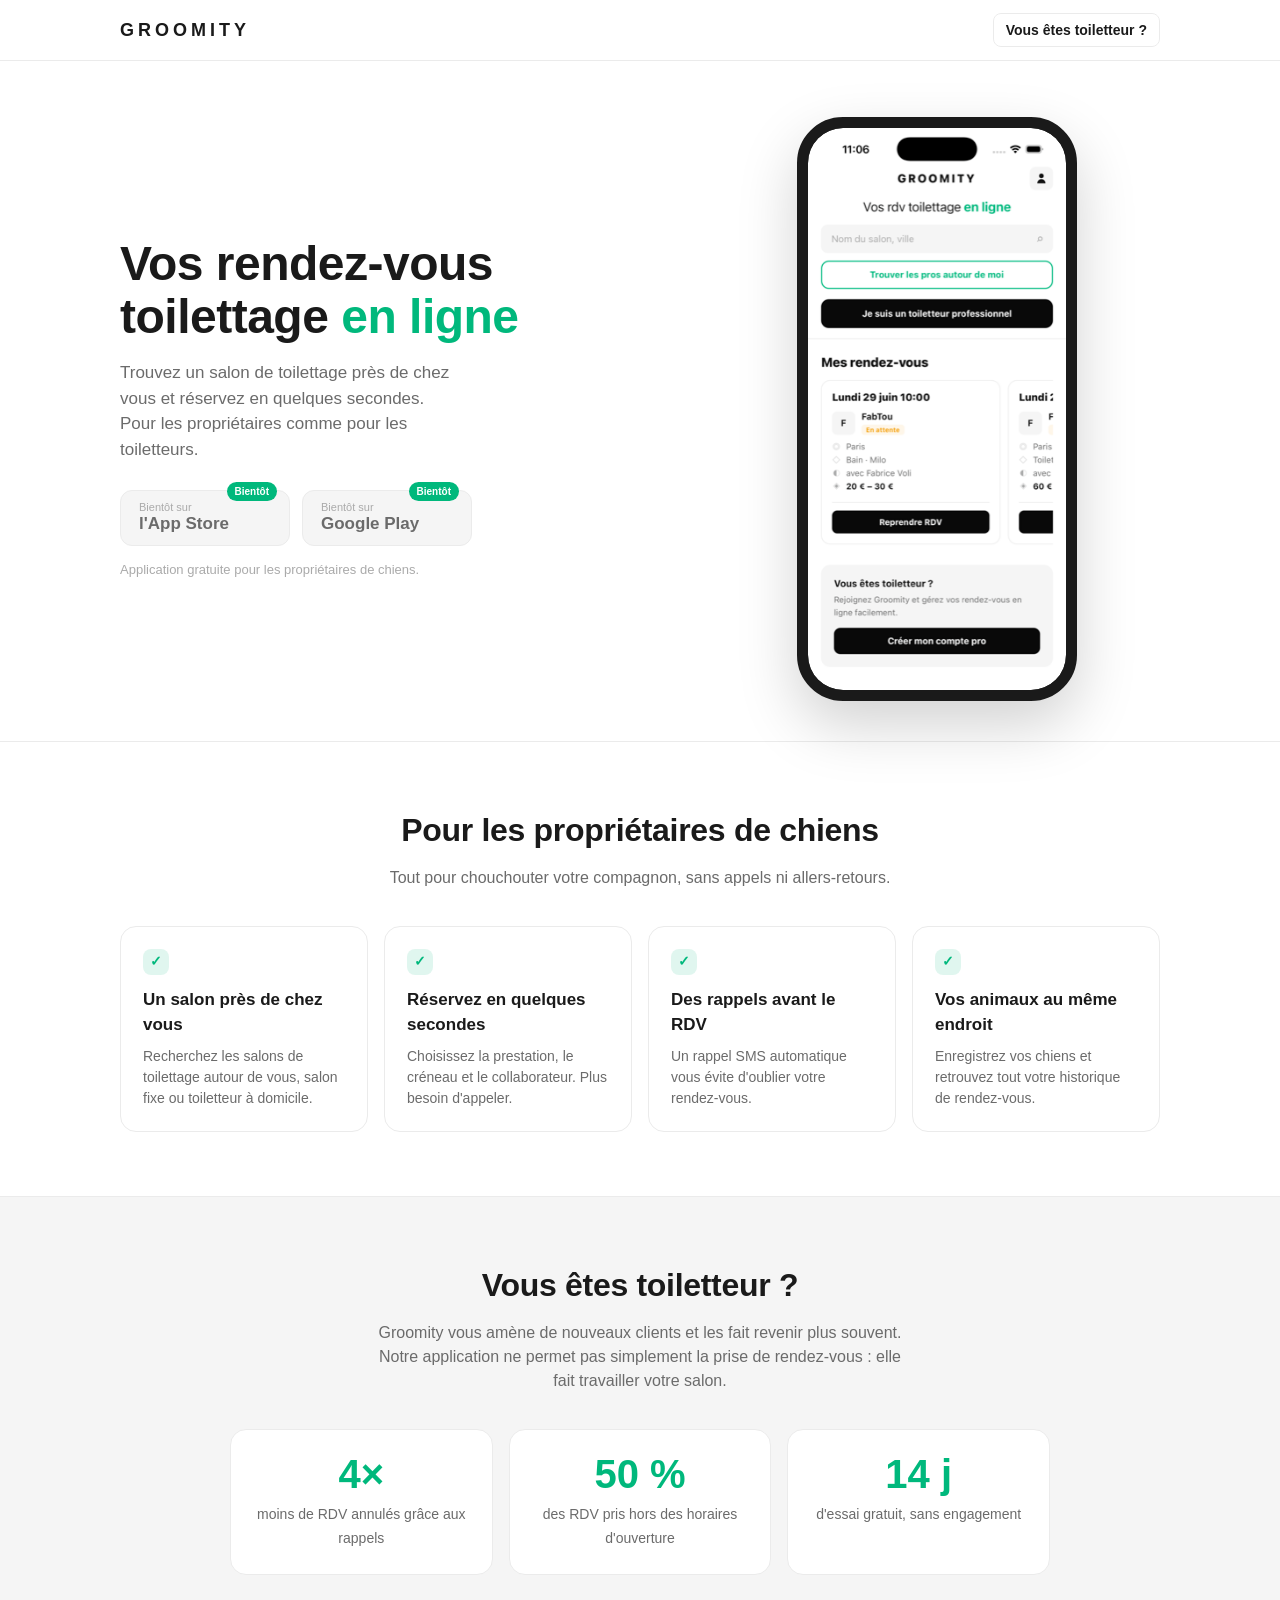
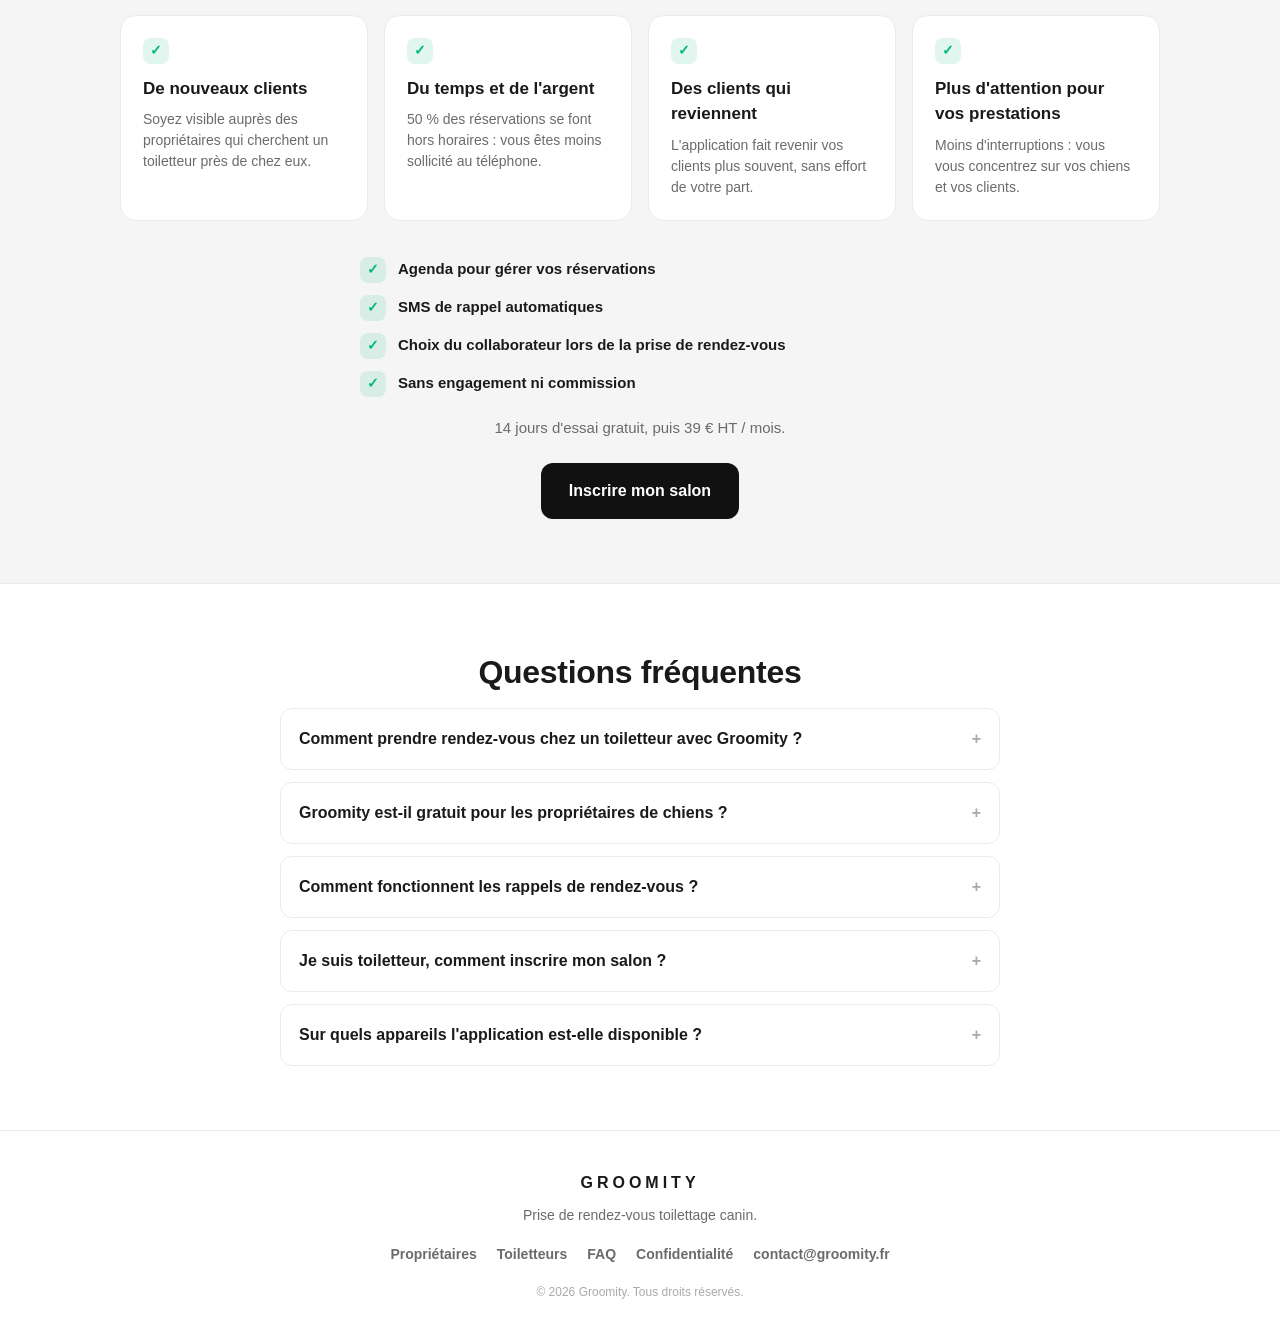
<file: index.html>
<!DOCTYPE html>
<html lang="fr">
<head>
  <meta charset="utf-8">
  <meta name="viewport" content="width=device-width, initial-scale=1">

  <title>Groomity — Prise de RDV toilettage canin en ligne</title>
  <meta name="description" content="Groomity, l'application de prise de rendez-vous pour le toilettage canin. Les propriétaires réservent leur toiletteur en ligne en quelques secondes ; les salons remplissent leur agenda et réduisent les annulations grâce aux rappels SMS.">
  <meta name="theme-color" content="#1A1A1A">
  <link rel="canonical" href="https://groomity.fr/">

  <!-- Icônes -->
  <link rel="icon" type="image/png" href="/assets/favicon.png">
  <link rel="apple-touch-icon" href="/assets/apple-touch-icon.png">
  <link rel="manifest" href="/site.webmanifest">

  <!-- Open Graph -->
  <meta property="og:type" content="website">
  <meta property="og:site_name" content="Groomity">
  <meta property="og:locale" content="fr_FR">
  <meta property="og:title" content="Groomity — Prise de RDV toilettage canin en ligne">
  <meta property="og:description" content="Réservez votre toiletteur en ligne. Toiletteurs : remplissez votre agenda et réduisez les annulations avec Groomity.">
  <meta property="og:url" content="https://groomity.fr/">
  <meta property="og:image" content="https://groomity.fr/assets/og-image.png">
  <meta property="og:image:width" content="630">
  <meta property="og:image:height" content="630">

  <!-- Twitter -->
  <meta name="twitter:card" content="summary_large_image">
  <meta name="twitter:title" content="Groomity — Prise de RDV toilettage canin en ligne">
  <meta name="twitter:description" content="Réservez votre toiletteur en ligne. Toiletteurs : remplissez votre agenda et réduisez les annulations avec Groomity.">
  <meta name="twitter:image" content="https://groomity.fr/assets/og-image.png">

  <link rel="stylesheet" href="/style.css">

  <!-- Données structurées : Organisation -->
  <script type="application/ld+json">
  {
    "@context": "https://schema.org",
    "@type": "Organization",
    "name": "Groomity",
    "url": "https://groomity.fr/",
    "logo": "https://groomity.fr/assets/icon.png",
    "email": "contact@groomity.fr",
    "description": "Application de prise de rendez-vous pour le toilettage canin."
  }
  </script>

  <!-- Données structurées : Application mobile -->
  <script type="application/ld+json">
  {
    "@context": "https://schema.org",
    "@type": "MobileApplication",
    "name": "Groomity",
    "operatingSystem": "iOS, Android",
    "applicationCategory": "LifestyleApplication",
    "inLanguage": "fr",
    "description": "Prenez rendez-vous chez votre toiletteur canin en ligne. Les salons gèrent leur agenda et réduisent les annulations grâce aux rappels SMS.",
    "offers": {
      "@type": "Offer",
      "price": "0",
      "priceCurrency": "EUR",
      "description": "Application gratuite pour les propriétaires de chiens."
    }
  }
  </script>

  <!-- Données structurées : FAQ -->
  <script type="application/ld+json">
  {
    "@context": "https://schema.org",
    "@type": "FAQPage",
    "mainEntity": [
      {
        "@type": "Question",
        "name": "Comment prendre rendez-vous chez un toiletteur avec Groomity ?",
        "acceptedAnswer": { "@type": "Answer", "text": "Téléchargez l'application Groomity, trouvez un salon de toilettage près de chez vous, choisissez une prestation et un créneau, puis envoyez votre demande. Le salon confirme et vous recevez un rappel avant le rendez-vous." }
      },
      {
        "@type": "Question",
        "name": "Groomity est-il gratuit pour les propriétaires de chiens ?",
        "acceptedAnswer": { "@type": "Answer", "text": "Oui. L'application Groomity est entièrement gratuite pour les propriétaires : recherche de salon, prise de rendez-vous, gestion de vos animaux et rappels sont inclus." }
      },
      {
        "@type": "Question",
        "name": "Comment fonctionnent les rappels de rendez-vous ?",
        "acceptedAnswer": { "@type": "Answer", "text": "Groomity envoie automatiquement un rappel SMS au client environ 24 heures avant le rendez-vous. Résultat : jusqu'à 4 fois moins de rendez-vous annulés ou oubliés." }
      },
      {
        "@type": "Question",
        "name": "Je suis toiletteur, comment inscrire mon salon ?",
        "acceptedAnswer": { "@type": "Answer", "text": "Remplissez le formulaire d'inscription depuis la section « Vous êtes toiletteur ? » de ce site. Vous bénéficiez de 14 jours d'essai gratuit, sans engagement ni commission." }
      },
      {
        "@type": "Question",
        "name": "Sur quels appareils l'application Groomity est-elle disponible ?",
        "acceptedAnswer": { "@type": "Answer", "text": "Groomity sera disponible sur iPhone (App Store) et Android (Google Play). Les applications arrivent très prochainement." }
      }
    ]
  }
  </script>
</head>

<body>
  <header class="site-header">
    <div class="container header-inner">
      <a class="wordmark" href="/" aria-label="Accueil Groomity">GROOMITY</a>
      <nav aria-label="Navigation principale">
        <a class="nav-link" href="#pro">Vous êtes toiletteur&nbsp;?</a>
      </nav>
    </div>
  </header>

  <main>
    <!-- HERO -->
    <section class="hero">
      <div class="container hero-grid">
        <div class="hero-copy">
          <h1 class="hero-title">Vos rendez-vous toilettage <span class="accent">en ligne</span></h1>
          <p class="hero-sub">
            Trouvez un salon de toilettage près de chez vous et réservez en quelques secondes.
            Pour les propriétaires comme pour les toiletteurs.
          </p>
          <div class="store-buttons">
            <span class="btn-store" role="button" aria-disabled="true">
              <span class="store-top">Bientôt sur</span>
              <span class="store-bottom">l'App Store</span>
              <span class="soon-badge">Bientôt</span>
            </span>
            <span class="btn-store" role="button" aria-disabled="true">
              <span class="store-top">Bientôt sur</span>
              <span class="store-bottom">Google Play</span>
              <span class="soon-badge">Bientôt</span>
            </span>
          </div>
          <p class="hero-note">Application gratuite pour les propriétaires de chiens.</p>
        </div>

        <!-- Capture d'écran de l'app dans un cadre type iPhone -->
        <div class="phone">
          <img class="phone-shot"
               src="/assets/app-home.png"
               alt="Écran d'accueil de l'application Groomity : recherche de salon de toilettage et liste des rendez-vous"
               width="294" height="640" decoding="async">
        </div>
      </div>
    </section>

    <!-- POUR LES PROPRIÉTAIRES -->
    <section class="section" id="proprietaires">
      <div class="container">
        <h2 class="section-title">Pour les propriétaires de chiens</h2>
        <p class="section-lead">Tout pour chouchouter votre compagnon, sans appels ni allers-retours.</p>
        <div class="cards">
          <article class="card">
            <span class="card-check">✓</span>
            <h3>Un salon près de chez vous</h3>
            <p>Recherchez les salons de toilettage autour de vous, salon fixe ou toiletteur à domicile.</p>
          </article>
          <article class="card">
            <span class="card-check">✓</span>
            <h3>Réservez en quelques secondes</h3>
            <p>Choisissez la prestation, le créneau et le collaborateur. Plus besoin d'appeler.</p>
          </article>
          <article class="card">
            <span class="card-check">✓</span>
            <h3>Des rappels avant le RDV</h3>
            <p>Un rappel SMS automatique vous évite d'oublier votre rendez-vous.</p>
          </article>
          <article class="card">
            <span class="card-check">✓</span>
            <h3>Vos animaux au même endroit</h3>
            <p>Enregistrez vos chiens et retrouvez tout votre historique de rendez-vous.</p>
          </article>
        </div>
      </div>
    </section>

    <!-- SECTION PRO -->
    <section class="section section-pro" id="pro">
      <div class="container">
        <h2 class="section-title">Vous êtes toiletteur&nbsp;?</h2>
        <p class="section-lead">
          Groomity vous amène de nouveaux clients et les fait revenir plus souvent.
          Notre application ne permet pas simplement la prise de rendez-vous&nbsp;: elle fait
          travailler votre salon.
        </p>

        <div class="stats">
          <div class="stat">
            <span class="stat-num">4×</span>
            <span class="stat-label">moins de RDV annulés grâce aux rappels</span>
          </div>
          <div class="stat">
            <span class="stat-num">50&nbsp;%</span>
            <span class="stat-label">des RDV pris hors des horaires d'ouverture</span>
          </div>
          <div class="stat">
            <span class="stat-num">14 j</span>
            <span class="stat-label">d'essai gratuit, sans engagement</span>
          </div>
        </div>

        <div class="cards">
          <article class="card">
            <span class="card-check">✓</span>
            <h3>De nouveaux clients</h3>
            <p>Soyez visible auprès des propriétaires qui cherchent un toiletteur près de chez eux.</p>
          </article>
          <article class="card">
            <span class="card-check">✓</span>
            <h3>Du temps et de l'argent</h3>
            <p>50&nbsp;% des réservations se font hors horaires&nbsp;: vous êtes moins sollicité au téléphone.</p>
          </article>
          <article class="card">
            <span class="card-check">✓</span>
            <h3>Des clients qui reviennent</h3>
            <p>L'application fait revenir vos clients plus souvent, sans effort de votre part.</p>
          </article>
          <article class="card">
            <span class="card-check">✓</span>
            <h3>Plus d'attention pour vos prestations</h3>
            <p>Moins d'interruptions&nbsp;: vous vous concentrez sur vos chiens et vos clients.</p>
          </article>
        </div>

        <ul class="features-pro">
          <li><span class="card-check">✓</span> Agenda pour gérer vos réservations</li>
          <li><span class="card-check">✓</span> SMS de rappel automatiques</li>
          <li><span class="card-check">✓</span> Choix du collaborateur lors de la prise de rendez-vous</li>
          <li><span class="card-check">✓</span> Sans engagement ni commission</li>
        </ul>

        <p class="pro-price">14 jours d'essai gratuit, puis 39&nbsp;€ HT / mois.</p>

        <a class="btn btn-pro" href="https://forms.fillout.com/t/wyfCayfUdyus" target="_blank" rel="noopener">
          Inscrire mon salon
        </a>
      </div>
    </section>

    <!-- FAQ -->
    <section class="section" id="faq">
      <div class="container container-narrow">
        <h2 class="section-title">Questions fréquentes</h2>
        <div class="faq">
          <details>
            <summary>Comment prendre rendez-vous chez un toiletteur avec Groomity&nbsp;?</summary>
            <p>Téléchargez l'application Groomity, trouvez un salon de toilettage près de chez vous, choisissez une prestation et un créneau, puis envoyez votre demande. Le salon confirme et vous recevez un rappel avant le rendez-vous.</p>
          </details>
          <details>
            <summary>Groomity est-il gratuit pour les propriétaires de chiens&nbsp;?</summary>
            <p>Oui. L'application Groomity est entièrement gratuite pour les propriétaires&nbsp;: recherche de salon, prise de rendez-vous, gestion de vos animaux et rappels sont inclus.</p>
          </details>
          <details>
            <summary>Comment fonctionnent les rappels de rendez-vous&nbsp;?</summary>
            <p>Groomity envoie automatiquement un rappel SMS au client environ 24&nbsp;heures avant le rendez-vous. Résultat&nbsp;: jusqu'à 4 fois moins de rendez-vous annulés ou oubliés.</p>
          </details>
          <details>
            <summary>Je suis toiletteur, comment inscrire mon salon&nbsp;?</summary>
            <p>Remplissez le <a href="https://forms.fillout.com/t/wyfCayfUdyus" target="_blank" rel="noopener">formulaire d'inscription</a>. Vous bénéficiez de 14 jours d'essai gratuit, sans engagement ni commission.</p>
          </details>
          <details>
            <summary>Sur quels appareils l'application est-elle disponible&nbsp;?</summary>
            <p>Groomity sera disponible sur iPhone (App Store) et Android (Google Play). Les applications arrivent très prochainement.</p>
          </details>
        </div>
      </div>
    </section>
  </main>

  <footer class="site-footer">
    <div class="container footer-inner">
      <div class="wordmark footer-word">GROOMITY</div>
      <p class="footer-tagline">Prise de rendez-vous toilettage canin.</p>
      <nav class="footer-links" aria-label="Liens de pied de page">
        <a href="#proprietaires">Propriétaires</a>
        <a href="#pro">Toiletteurs</a>
        <a href="#faq">FAQ</a>
        <a href="/confidentialite">Confidentialité</a>
        <a href="mailto:contact@groomity.fr">contact@groomity.fr</a>
      </nav>
      <p class="footer-copy">© <span id="year">2026</span> Groomity. Tous droits réservés.</p>
    </div>
  </footer>

  <script>
    document.getElementById('year').textContent = new Date().getFullYear();
  </script>
</body>
</html>
</file>
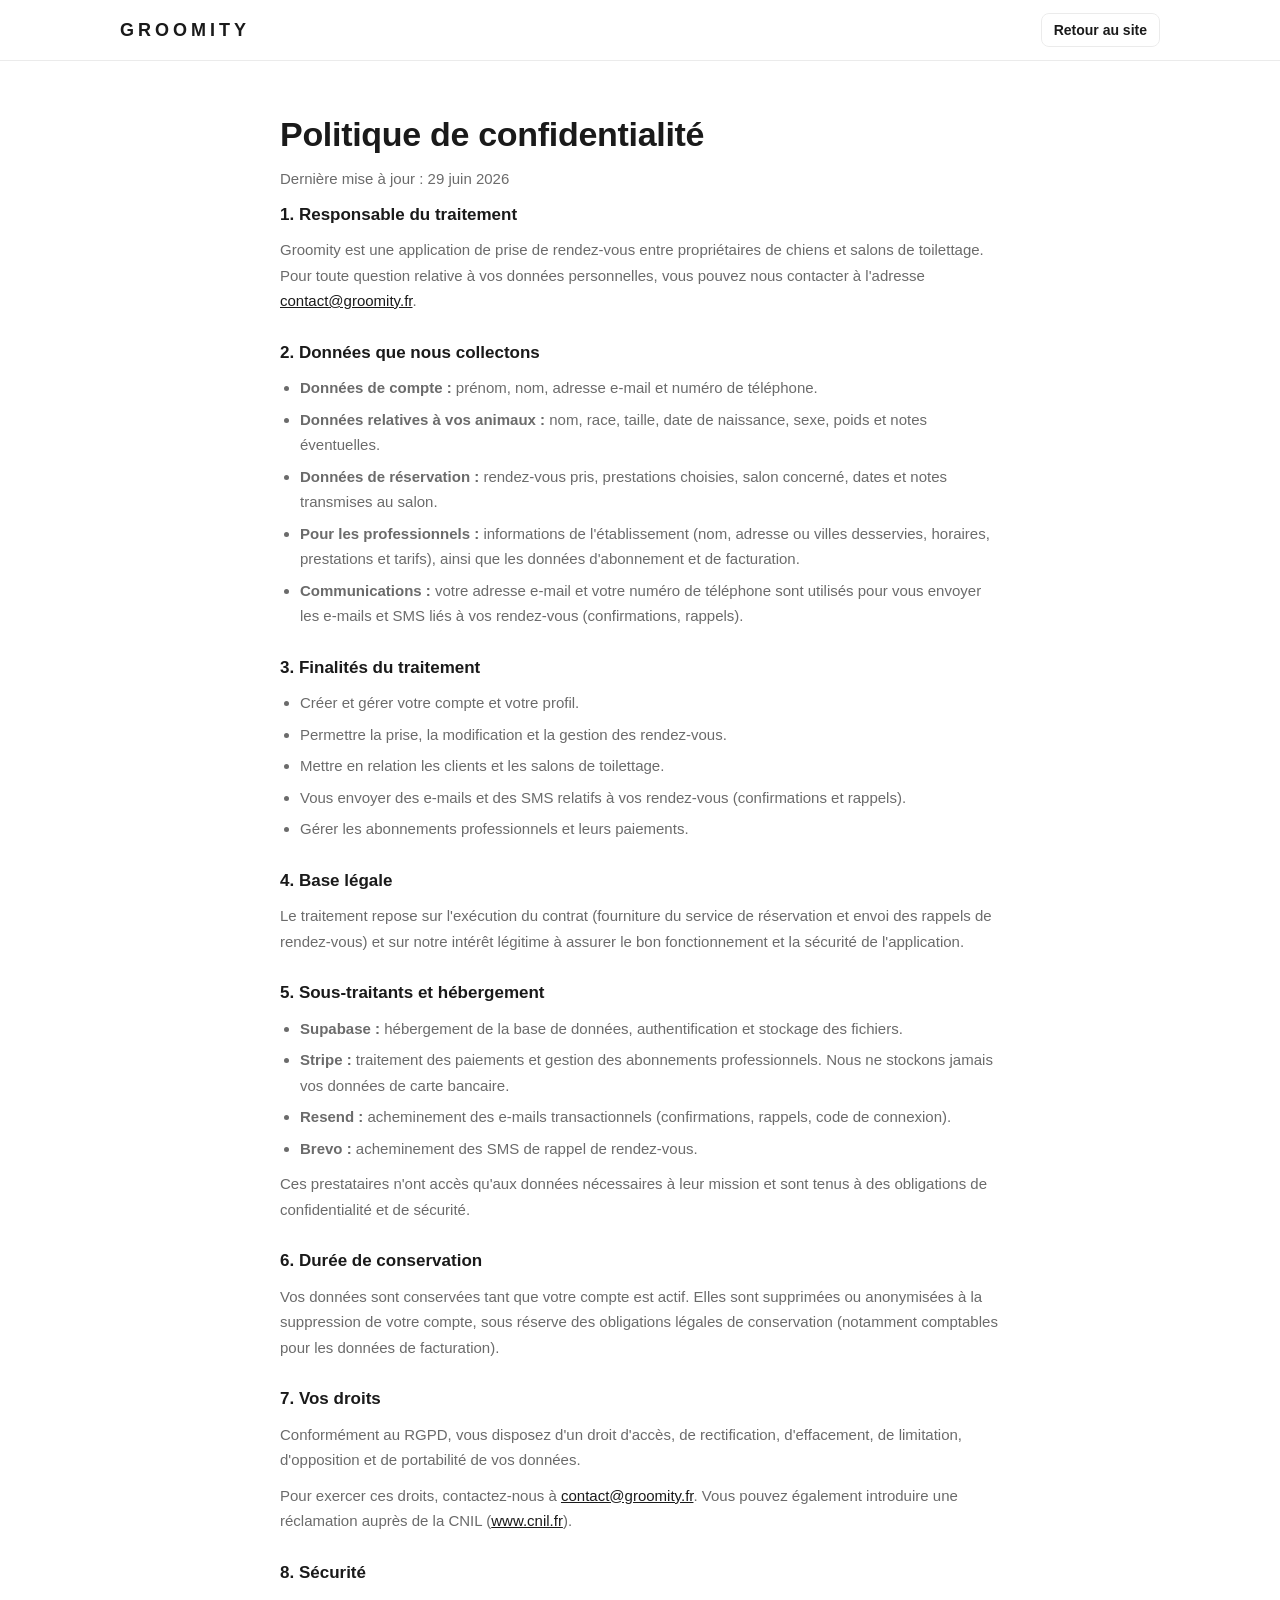
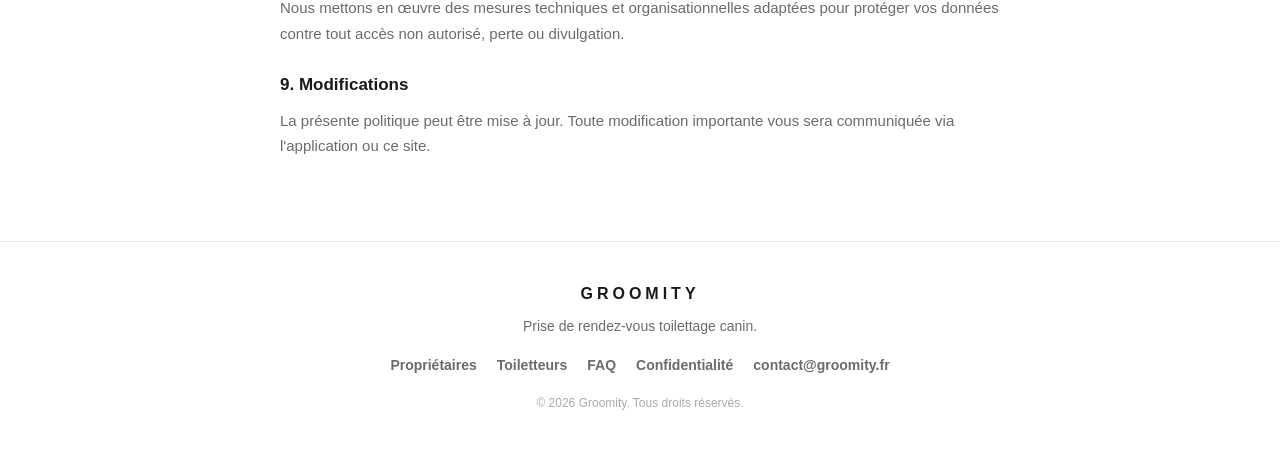
<file: confidentialite.html>
<!DOCTYPE html>
<html lang="fr">
<head>
  <meta charset="utf-8">
  <meta name="viewport" content="width=device-width, initial-scale=1">

  <title>Politique de confidentialité — Groomity</title>
  <meta name="description" content="Politique de confidentialité de Groomity : données collectées, finalités, sous-traitants et vos droits (RGPD) concernant l'application de prise de rendez-vous toilettage canin.">
  <meta name="robots" content="index,follow">
  <link rel="canonical" href="https://groomity.fr/confidentialite">

  <link rel="icon" type="image/png" href="/assets/favicon.png">
  <link rel="apple-touch-icon" href="/assets/apple-touch-icon.png">
  <meta name="theme-color" content="#1A1A1A">

  <meta property="og:type" content="article">
  <meta property="og:site_name" content="Groomity">
  <meta property="og:locale" content="fr_FR">
  <meta property="og:title" content="Politique de confidentialité — Groomity">
  <meta property="og:description" content="Données collectées, finalités, sous-traitants et vos droits (RGPD).">
  <meta property="og:url" content="https://groomity.fr/confidentialite">
  <meta property="og:image" content="https://groomity.fr/assets/og-image.png">

  <link rel="stylesheet" href="/style.css">
</head>

<body>
  <header class="site-header">
    <div class="container header-inner">
      <a class="wordmark" href="/" aria-label="Retour à l'accueil Groomity">GROOMITY</a>
      <nav aria-label="Navigation">
        <a class="nav-link" href="/">Retour au site</a>
      </nav>
    </div>
  </header>

  <main class="container legal">
    <h1>Politique de confidentialité</h1>
    <p class="legal-updated">Dernière mise à jour : 29 juin 2026</p>

    <section>
      <h2>1. Responsable du traitement</h2>
      <p>Groomity est une application de prise de rendez-vous entre propriétaires de chiens et salons de toilettage. Pour toute question relative à vos données personnelles, vous pouvez nous contacter à l'adresse <a href="mailto:contact@groomity.fr">contact@groomity.fr</a>.</p>
    </section>

    <section>
      <h2>2. Données que nous collectons</h2>
      <ul>
        <li><strong>Données de compte :</strong> prénom, nom, adresse e-mail et numéro de téléphone.</li>
        <li><strong>Données relatives à vos animaux :</strong> nom, race, taille, date de naissance, sexe, poids et notes éventuelles.</li>
        <li><strong>Données de réservation :</strong> rendez-vous pris, prestations choisies, salon concerné, dates et notes transmises au salon.</li>
        <li><strong>Pour les professionnels :</strong> informations de l'établissement (nom, adresse ou villes desservies, horaires, prestations et tarifs), ainsi que les données d'abonnement et de facturation.</li>
        <li><strong>Communications :</strong> votre adresse e-mail et votre numéro de téléphone sont utilisés pour vous envoyer les e-mails et SMS liés à vos rendez-vous (confirmations, rappels).</li>
      </ul>
    </section>

    <section>
      <h2>3. Finalités du traitement</h2>
      <ul>
        <li>Créer et gérer votre compte et votre profil.</li>
        <li>Permettre la prise, la modification et la gestion des rendez-vous.</li>
        <li>Mettre en relation les clients et les salons de toilettage.</li>
        <li>Vous envoyer des e-mails et des SMS relatifs à vos rendez-vous (confirmations et rappels).</li>
        <li>Gérer les abonnements professionnels et leurs paiements.</li>
      </ul>
    </section>

    <section>
      <h2>4. Base légale</h2>
      <p>Le traitement repose sur l'exécution du contrat (fourniture du service de réservation et envoi des rappels de rendez-vous) et sur notre intérêt légitime à assurer le bon fonctionnement et la sécurité de l'application.</p>
    </section>

    <section>
      <h2>5. Sous-traitants et hébergement</h2>
      <ul>
        <li><strong>Supabase :</strong> hébergement de la base de données, authentification et stockage des fichiers.</li>
        <li><strong>Stripe :</strong> traitement des paiements et gestion des abonnements professionnels. Nous ne stockons jamais vos données de carte bancaire.</li>
        <li><strong>Resend :</strong> acheminement des e-mails transactionnels (confirmations, rappels, code de connexion).</li>
        <li><strong>Brevo :</strong> acheminement des SMS de rappel de rendez-vous.</li>
      </ul>
      <p>Ces prestataires n'ont accès qu'aux données nécessaires à leur mission et sont tenus à des obligations de confidentialité et de sécurité.</p>
    </section>

    <section>
      <h2>6. Durée de conservation</h2>
      <p>Vos données sont conservées tant que votre compte est actif. Elles sont supprimées ou anonymisées à la suppression de votre compte, sous réserve des obligations légales de conservation (notamment comptables pour les données de facturation).</p>
    </section>

    <section>
      <h2>7. Vos droits</h2>
      <p>Conformément au RGPD, vous disposez d'un droit d'accès, de rectification, d'effacement, de limitation, d'opposition et de portabilité de vos données.</p>
      <p>Pour exercer ces droits, contactez-nous à <a href="mailto:contact@groomity.fr">contact@groomity.fr</a>. Vous pouvez également introduire une réclamation auprès de la CNIL (<a href="https://www.cnil.fr" target="_blank" rel="noopener">www.cnil.fr</a>).</p>
    </section>

    <section>
      <h2>8. Sécurité</h2>
      <p>Nous mettons en œuvre des mesures techniques et organisationnelles adaptées pour protéger vos données contre tout accès non autorisé, perte ou divulgation.</p>
    </section>

    <section>
      <h2>9. Modifications</h2>
      <p>La présente politique peut être mise à jour. Toute modification importante vous sera communiquée via l'application ou ce site.</p>
    </section>

  </main>

  <footer class="site-footer">
    <div class="container footer-inner">
      <div class="wordmark footer-word">GROOMITY</div>
      <p class="footer-tagline">Prise de rendez-vous toilettage canin.</p>
      <nav class="footer-links" aria-label="Liens de pied de page">
        <a href="/#proprietaires">Propriétaires</a>
        <a href="/#pro">Toiletteurs</a>
        <a href="/#faq">FAQ</a>
        <a href="/confidentialite">Confidentialité</a>
        <a href="mailto:contact@groomity.fr">contact@groomity.fr</a>
      </nav>
      <p class="footer-copy">© <span id="year">2026</span> Groomity. Tous droits réservés.</p>
    </div>
  </footer>

  <script>
    document.getElementById('year').textContent = new Date().getFullYear();
  </script>
</body>
</html>
</file>
<file: style.css>
/* ====== Groomity — design system (repris de l'app) ====== */
:root {
  --ink: #1A1A1A;
  --green: #00B87C;
  --bg: #FFFFFF;
  --soft: #F5F5F5;
  --border: #EBEBEB;
  --muted: #6B6B6B;
  --grey: #AAAAAA;
  --btn: #111111;
  --radius: 12px;
  --radius-lg: 16px;
  --maxw: 1080px;
  --font: -apple-system, BlinkMacSystemFont, "Segoe UI", Roboto, Helvetica, Arial, sans-serif;
}

* { box-sizing: border-box; }

html { scroll-behavior: smooth; }

body {
  margin: 0;
  font-family: var(--font);
  color: var(--ink);
  background: var(--bg);
  line-height: 1.5;
  -webkit-font-smoothing: antialiased;
}

a { color: inherit; }

.container {
  width: 100%;
  max-width: var(--maxw);
  margin: 0 auto;
  padding: 0 20px;
}
.container-narrow { max-width: 760px; }

.wordmark {
  font-weight: 800;
  letter-spacing: 4px;
  color: var(--ink);
  text-decoration: none;
  font-size: 18px;
}

/* ====== Header ====== */
.site-header {
  position: sticky;
  top: 0;
  z-index: 10;
  background: rgba(255, 255, 255, 0.92);
  backdrop-filter: saturate(180%) blur(8px);
  border-bottom: 1px solid var(--border);
}
.header-inner {
  display: flex;
  align-items: center;
  justify-content: space-between;
  height: 60px;
}
.nav-link {
  font-size: 14px;
  font-weight: 600;
  color: var(--ink);
  text-decoration: none;
  padding: 8px 12px;
  border-radius: 8px;
  border: 1px solid var(--border);
}
.nav-link:hover { background: var(--soft); }

/* ====== Hero ====== */
.hero { padding: 56px 0 40px; }
.hero-grid {
  display: grid;
  grid-template-columns: 1.1fr 0.9fr;
  gap: 48px;
  align-items: center;
}
.hero-title {
  font-size: clamp(32px, 5vw, 48px);
  font-weight: 800;
  line-height: 1.1;
  margin: 0 0 16px;
  letter-spacing: -0.5px;
}
.accent { color: var(--green); }
.hero-sub {
  font-size: 17px;
  color: var(--muted);
  margin: 0 0 28px;
  max-width: 36ch;
}
.hero-note {
  font-size: 13px;
  color: var(--grey);
  margin: 14px 0 0;
}

/* Boutons stores (désactivés "Bientôt") */
.store-buttons { display: flex; flex-wrap: wrap; gap: 12px; }
.btn-store {
  position: relative;
  display: inline-flex;
  flex-direction: column;
  justify-content: center;
  min-width: 170px;
  padding: 10px 18px;
  border-radius: var(--radius);
  background: var(--soft);
  border: 1px solid var(--border);
  color: var(--grey);
  cursor: not-allowed;
  user-select: none;
}
.store-top { font-size: 11px; line-height: 1.2; }
.store-bottom { font-size: 17px; font-weight: 700; line-height: 1.2; color: var(--muted); }
.soon-badge {
  position: absolute;
  top: -9px;
  right: 12px;
  background: var(--green);
  color: #fff;
  font-size: 10px;
  font-weight: 700;
  padding: 2px 8px;
  border-radius: 999px;
}

/* Téléphone : capture d'écran dans un cadre type iPhone */
.phone {
  justify-self: center;
  width: 280px;
  max-width: 100%;
  border: 11px solid #1A1A1A;
  border-radius: 46px;
  background: #1A1A1A;
  box-shadow: 0 24px 60px rgba(0, 0, 0, 0.18);
  overflow: hidden;
  line-height: 0;
}
.phone-shot {
  display: block;
  width: 100%;
  height: auto;
  border-radius: 35px;
}

/* ====== Sections ====== */
.section { padding: 64px 0; border-top: 1px solid var(--border); }
.section-title {
  font-size: clamp(24px, 3.5vw, 32px);
  font-weight: 800;
  text-align: center;
  margin: 0 0 12px;
  letter-spacing: -0.3px;
}
.section-lead {
  text-align: center;
  color: var(--muted);
  font-size: 16px;
  max-width: 60ch;
  margin: 0 auto 36px;
}

/* Cards */
.cards {
  display: grid;
  grid-template-columns: repeat(auto-fit, minmax(220px, 1fr));
  gap: 16px;
}
.card {
  border: 1px solid var(--border);
  border-radius: var(--radius-lg);
  padding: 22px;
  background: var(--bg);
}
.card h3 { font-size: 17px; margin: 12px 0 8px; }
.card p { margin: 0; color: var(--muted); font-size: 14px; }
.card-check {
  display: inline-flex;
  align-items: center;
  justify-content: center;
  width: 26px;
  height: 26px;
  border-radius: 8px;
  background: rgba(0, 184, 124, 0.12);
  color: var(--green);
  font-weight: 800;
  font-size: 14px;
}

/* Section pro */
.section-pro { background: var(--soft); }
.stats {
  display: grid;
  grid-template-columns: repeat(auto-fit, minmax(200px, 1fr));
  gap: 16px;
  margin: 0 auto 40px;
  max-width: 820px;
}
.stat {
  text-align: center;
  background: var(--bg);
  border: 1px solid var(--border);
  border-radius: var(--radius-lg);
  padding: 24px 16px;
}
.stat-num {
  display: block;
  font-size: 40px;
  font-weight: 800;
  color: var(--green);
  line-height: 1;
  margin-bottom: 8px;
}
.stat-label { font-size: 14px; color: var(--muted); }

.features-pro {
  list-style: none;
  padding: 0;
  margin: 36px auto 8px;
  max-width: 560px;
  display: grid;
  gap: 12px;
}
.features-pro li {
  display: flex;
  align-items: center;
  gap: 12px;
  font-size: 15px;
  font-weight: 600;
}
.pro-price {
  text-align: center;
  color: var(--muted);
  font-size: 15px;
  margin: 20px 0 24px;
}

/* Boutons */
.btn {
  display: inline-block;
  background: var(--btn);
  color: #fff;
  text-decoration: none;
  font-weight: 700;
  font-size: 16px;
  padding: 16px 28px;
  border-radius: var(--radius);
  transition: transform 0.12s ease, opacity 0.12s ease;
}
.btn:hover { opacity: 0.92; transform: translateY(-1px); }
.btn-pro { display: block; width: max-content; margin: 0 auto; }

/* FAQ */
.faq { display: grid; gap: 12px; }
.faq details {
  border: 1px solid var(--border);
  border-radius: var(--radius);
  padding: 4px 18px;
  background: var(--bg);
}
.faq summary {
  cursor: pointer;
  font-weight: 600;
  padding: 14px 0;
  list-style: none;
}
.faq summary::-webkit-details-marker { display: none; }
.faq summary::after { content: "+"; float: right; color: var(--grey); font-weight: 700; }
.faq details[open] summary::after { content: "–"; }
.faq details p { margin: 0 0 14px; color: var(--muted); font-size: 15px; }

/* ====== Page légale ====== */
.legal {
  max-width: 760px;
  padding-top: 48px;
  padding-bottom: 56px;
}
.legal h1 {
  font-size: clamp(26px, 4vw, 34px);
  font-weight: 800;
  letter-spacing: -0.3px;
  margin: 0 0 6px;
}
.legal-updated { color: var(--grey); font-size: 13px; margin: 0 0 32px; }
.legal section { margin-bottom: 26px; }
.legal h2 { font-size: 17px; font-weight: 700; margin: 0 0 10px; }
.legal p { color: var(--muted); font-size: 15px; line-height: 1.7; margin: 0 0 10px; }
.legal ul { margin: 0 0 10px; padding-left: 20px; }
.legal li { color: var(--muted); font-size: 15px; line-height: 1.7; margin-bottom: 6px; }
.legal a { color: var(--ink); text-decoration: underline; }
.legal-note {
  margin-top: 12px;
  font-size: 13px;
  font-style: italic;
  color: var(--grey);
  line-height: 1.6;
}

/* ====== Footer ====== */
.site-footer {
  border-top: 1px solid var(--border);
  padding: 40px 0;
  text-align: center;
}
.footer-word { font-size: 16px; }
.footer-tagline { color: var(--muted); font-size: 14px; margin: 10px 0 18px; }
.footer-links {
  display: flex;
  flex-wrap: wrap;
  justify-content: center;
  gap: 8px 20px;
  margin-bottom: 18px;
}
.footer-links a {
  color: var(--muted);
  text-decoration: none;
  font-size: 14px;
  font-weight: 600;
}
.footer-links a:hover { color: var(--ink); }
.footer-copy { color: var(--grey); font-size: 12px; margin: 0; }

/* ====== Responsive ====== */
@media (max-width: 760px) {
  .hero-grid { grid-template-columns: 1fr; gap: 36px; }
  .hero-sub { max-width: none; }
  .phone { width: 240px; }
  .section { padding: 48px 0; }
}

/* Accessibilité : focus visible */
a:focus-visible,
summary:focus-visible {
  outline: 2px solid var(--green);
  outline-offset: 2px;
  border-radius: 4px;
}

@media (prefers-reduced-motion: reduce) {
  * { scroll-behavior: auto; transition: none !important; }
}
</file>
